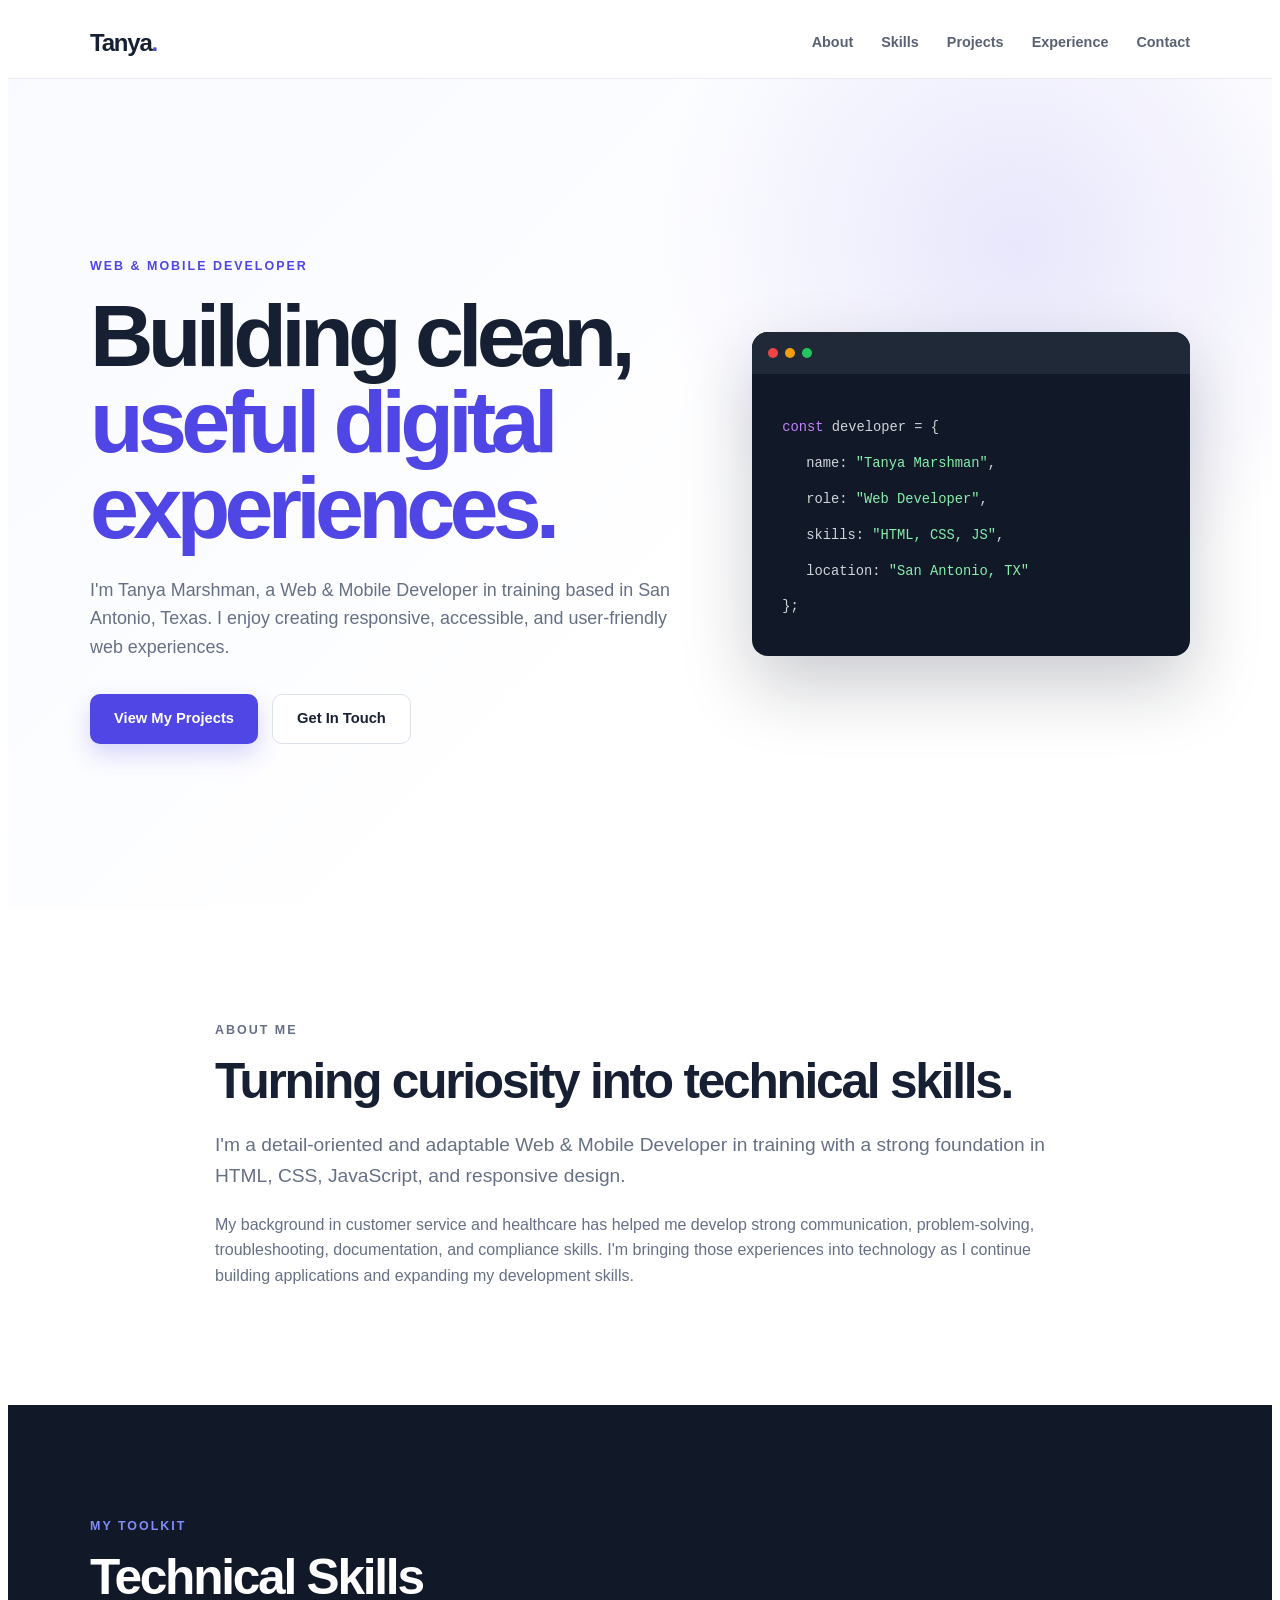
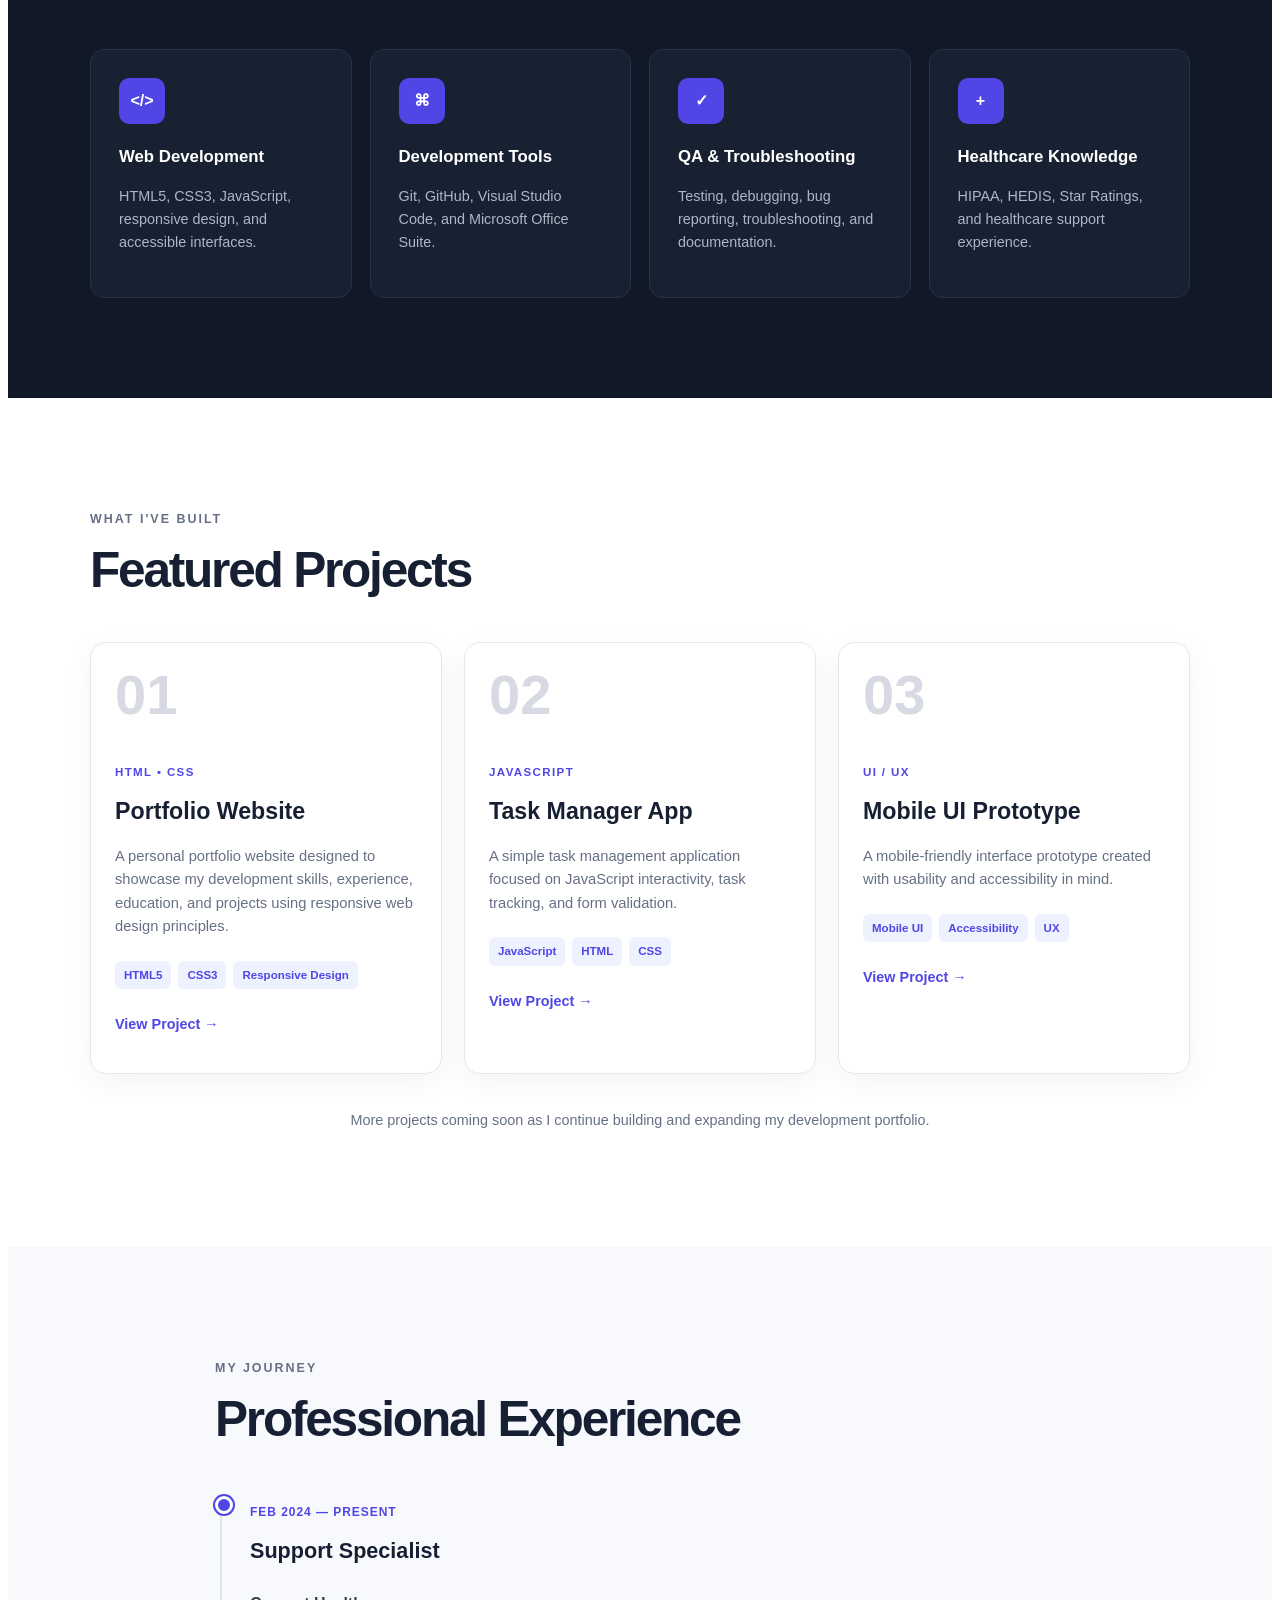
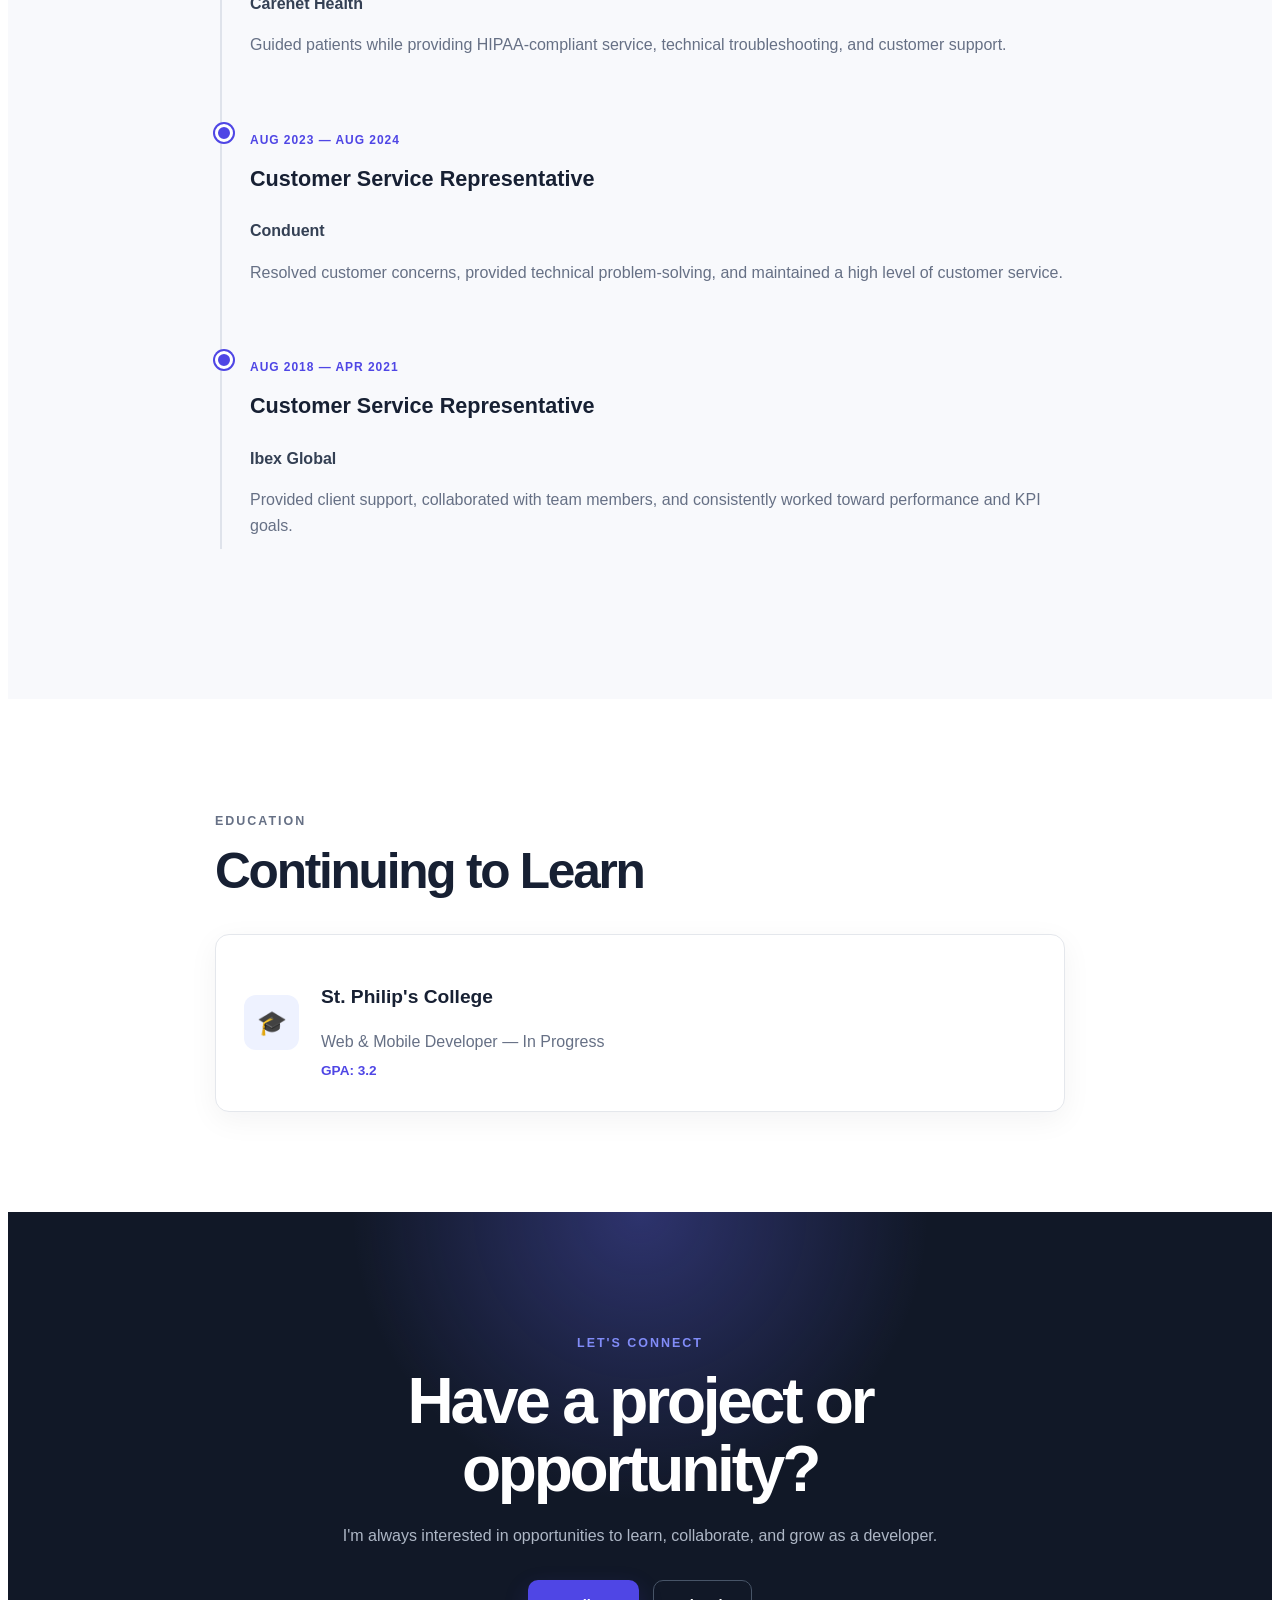
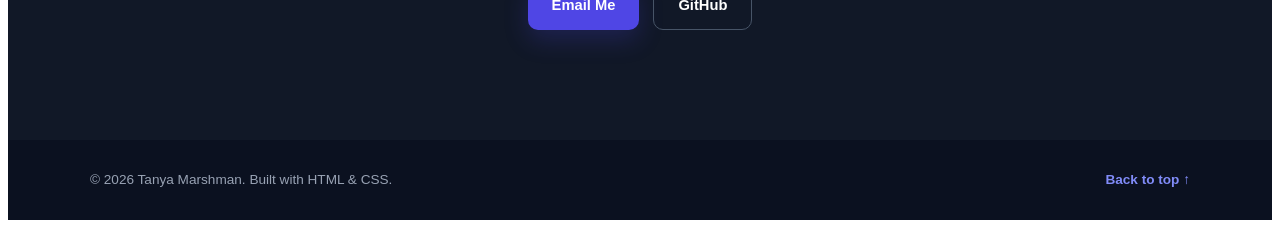
<file: index.html>
<!DOCTYPE html>
<html lang="en">
<head>
     <meta charset="UTF-8">
    <meta name="viewport" content="width=device-width, initial-scale=1.0">
    <meta name="description" content="Tanya Marshman's developer portfolio featuring web development projects, technical skills, experience, and education.">

<title>Tanya Marshman | Web & Mobile Developer</title>

<link rel="stylesheet" href="style.css">
<nav class="navbar">
    <div class="container nav-container">
        <a href="#home" class="logo">Tanya<span>.</span></a>

        <div class="nav-links">
            <a href="#about">About</a>
            <a href="#skills">Skills</a>
            <a href="#projects">Projects</a>
            <a href="#experience">Experience</a>
            <a href="#contact">Contact</a>
        </div>
    </div>
</nav>

<main>

    <section id="home" class="hero">
        <div class="container hero-content">

            <div class="hero-text">
                <p class="eyebrow">WEB & MOBILE DEVELOPER</p>

                <h1>
                    Building clean,
                    <span>useful digital experiences.</span>
                </h1>

                <p class="hero-description">
                    I'm Tanya Marshman, a Web & Mobile Developer in training
                    based in San Antonio, Texas. I enjoy creating responsive,
                    accessible, and user-friendly web experiences.
                </p>

                <div class="hero-buttons">
                    <a href="#projects" class="btn btn-primary">
                        View My Projects
                    </a>

                    <a href="#contact" class="btn btn-secondary">
                        Get In Touch
                    </a>
                </div>
            </div>

            <div class="hero-card">
                <div class="code-window">

                    <div class="window-header">
                        <span></span>
                        <span></span>
                        <span></span>
                    </div>

                    <div class="code-content">
                        <p><span class="purple">const</span> developer = {</p>

                        <p class="indent">
                            name:
                            <span class="green">"Tanya Marshman"</span>,
                        </p>

                        <p class="indent">
                            role:
                            <span class="green">"Web Developer"</span>,
                        </p>

                        <p class="indent">
                            skills:
                            <span class="green">"HTML, CSS, JS"</span>,
                        </p>

                        <p class="indent">
                            location:
                            <span class="green">"San Antonio, TX"</span>
                        </p>

                        <p>};</p>
                    </div>

                </div>
            </div>

        </div>
    </section>


    <section id="about" class="section">
        <div class="container narrow">

            <p class="section-label">ABOUT ME</p>

            <h2>Turning curiosity into technical skills.</h2>

            <p class="section-intro">
                I'm a detail-oriented and adaptable Web & Mobile Developer
                in training with a strong foundation in HTML, CSS,
                JavaScript, and responsive design.
            </p>

            <p>
                My background in customer service and healthcare has helped
                me develop strong communication, problem-solving,
                troubleshooting, documentation, and compliance skills.
                I'm bringing those experiences into technology as I continue
                building applications and expanding my development skills.
            </p>

        </div>
    </section>


    <section id="skills" class="section section-dark">
        <div class="container">

            <p class="section-label">MY TOOLKIT</p>

            <h2>Technical Skills</h2>

            <div class="skills-grid">

                <div class="skill-card">
                    <div class="skill-icon">&lt;/&gt;</div>

                    <h3>Web Development</h3>

                    <p>
                        HTML5, CSS3, JavaScript, responsive design,
                        and accessible interfaces.
                    </p>
                </div>


                <div class="skill-card">
                    <div class="skill-icon">⌘</div>

                    <h3>Development Tools</h3>

                    <p>
                        Git, GitHub, Visual Studio Code,
                        and Microsoft Office Suite.
                    </p>
                </div>


                <div class="skill-card">
                    <div class="skill-icon">✓</div>

                    <h3>QA & Troubleshooting</h3>

                    <p>
                        Testing, debugging, bug reporting,
                        troubleshooting, and documentation.
                    </p>
                </div>


                <div class="skill-card">
                    <div class="skill-icon">+</div>

                    <h3>Healthcare Knowledge</h3>

                    <p>
                        HIPAA, HEDIS, Star Ratings,
                        and healthcare support experience.
                    </p>
                </div>

            </div>

        </div>
    </section>


    <section id="projects" class="section">
        <div class="container">

            <p class="section-label">WHAT I'VE BUILT</p>

            <h2>Featured Projects</h2>

            <div class="projects-grid">

                <article class="project-card">

                    <div class="project-number">01</div>

                    <div class="project-content">

                        <p class="project-type">
                            HTML • CSS
                        </p>

                        <h3>Portfolio Website</h3>

                        <p>
                            A personal portfolio website designed to
                            showcase my development skills, experience,
                            education, and projects using responsive
                            web design principles.
                        </p>

                        <div class="project-tags">
                            <span>HTML5</span>
                            <span>CSS3</span>
                            <span>Responsive Design</span>
                        </div>

                        <a
                            href="https://github.com/TanyaM5/my-website"
                            target="_blank"
                            rel="noopener noreferrer"
                            class="project-link"
                        >
                            View Project →
                        </a>

                    </div>

                </article>


                <article class="project-card">

                    <div class="project-number">02</div>

                    <div class="project-content">

                        <p class="project-type">
                            JAVASCRIPT
                        </p>

                        <h3>Task Manager App</h3>

                        <p>
                            A simple task management application focused
                            on JavaScript interactivity, task tracking,
                            and form validation.
                        </p>

                        <div class="project-tags">
                            <span>JavaScript</span>
                            <span>HTML</span>
                            <span>CSS</span>
                        </div>

                        <a href="#" class="project-link">
                            View Project →
                        </a>

                    </div>

                </article>


                <article class="project-card">

                    <div class="project-number">03</div>

                    <div class="project-content">

                        <p class="project-type">
                            UI / UX
                        </p>

                        <h3>Mobile UI Prototype</h3>

                        <p>
                            A mobile-friendly interface prototype created
                            with usability and accessibility in mind.
                        </p>

                        <div class="project-tags">
                            <span>Mobile UI</span>
                            <span>Accessibility</span>
                            <span>UX</span>
                        </div>

                        <a href="#" class="project-link">
                            View Project →
                        </a>

                    </div>

                </article>

            </div>

            <p class="project-note">
                More projects coming soon as I continue building and
                expanding my development portfolio.
            </p>

        </div>
    </section>


    <section id="experience" class="section section-light">
        <div class="container narrow">

            <p class="section-label">MY JOURNEY</p>

            <h2>Professional Experience</h2>

            <div class="timeline">

                <div class="timeline-item">

                    <span class="timeline-dot"></span>

                    <div>

                        <p class="timeline-date">
                            FEB 2024 — PRESENT
                        </p>

                        <h3>Support Specialist</h3>

                        <p class="company">
                            Carenet Health
                        </p>

                        <p>
                            Guided patients while providing HIPAA-compliant
                            service, technical troubleshooting, and
                            customer support.
                        </p>

                    </div>

                </div>


                <div class="timeline-item">

                    <span class="timeline-dot"></span>

                    <div>

                        <p class="timeline-date">
                            AUG 2023 — AUG 2024
                        </p>

                        <h3>Customer Service Representative</h3>

                        <p class="company">
                            Conduent
                        </p>

                        <p>
                            Resolved customer concerns, provided technical
                            problem-solving, and maintained a high level
                            of customer service.
                        </p>

                    </div>

                </div>


                <div class="timeline-item">

                    <span class="timeline-dot"></span>

                    <div>

                        <p class="timeline-date">
                            AUG 2018 — APR 2021
                        </p>

                        <h3>Customer Service Representative</h3>

                        <p class="company">
                            Ibex Global
                        </p>

                        <p>
                            Provided client support, collaborated with
                            team members, and consistently worked toward
                            performance and KPI goals.
                        </p>

                    </div>

                </div>

            </div>

        </div>
    </section>


    <section class="section">

        <div class="container narrow">

            <p class="section-label">
                EDUCATION
            </p>

            <h2>Continuing to Learn</h2>

            <div class="education-card">

                <div class="education-icon">
                    🎓
                </div>

                <div>

                    <h3>
                        St. Philip's College
                    </h3>

                    <p>
                        Web & Mobile Developer — In Progress
                    </p>

                    <span>
                        GPA: 3.2
                    </span>

                </div>

            </div>

        </div>

    </section>


    <section id="contact" class="contact-section">

        <div class="container contact-content">

            <p class="section-label">
                LET'S CONNECT
            </p>

            <h2>
                Have a project or opportunity?
            </h2>

            <p>
                I'm always interested in opportunities to learn,
                collaborate, and grow as a developer.
            </p>

            <div class="contact-buttons">

                <a
                    href="mailto:tanyamarshman.dev@gmail.com"
                    class="btn btn-primary"
                >
                    Email Me
                </a>

                <a
                    href="https://github.com/TanyaM5"
                    target="_blank"
                    rel="noopener noreferrer"
                    class="btn btn-secondary"
                >
                    GitHub
                </a>

            </div>

        </div>

    </section>

</main>


<footer>

    <div class="container footer-content">

        <p>
            © 2026 Tanya Marshman. Built with HTML & CSS.
        </p>

        <a href="#home">
            Back to top ↑
        </a>

    </div>
</body>
</html>


</footer>
</file>
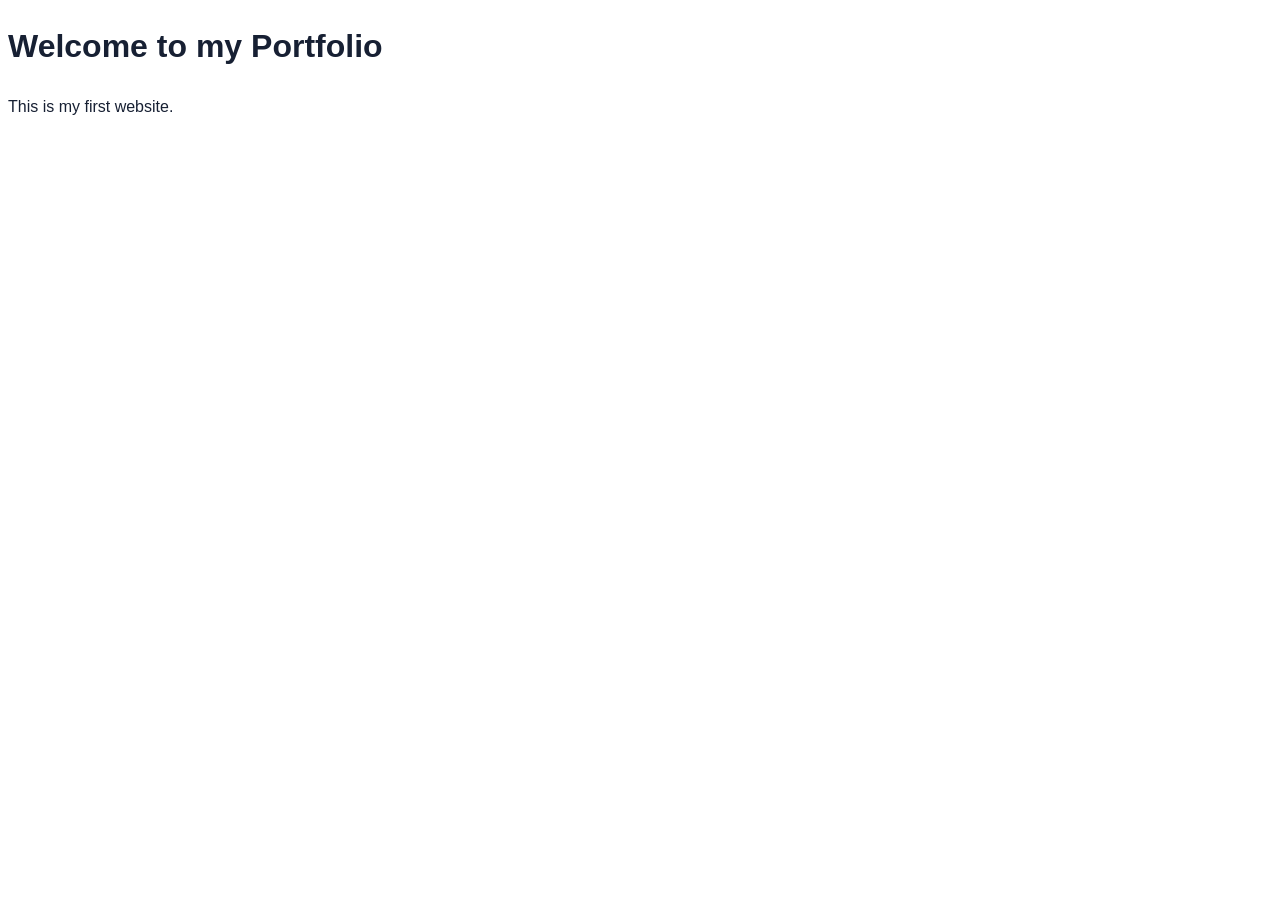
<file: Untitled-1.html>
<!DOCTYPE html>
<html>
<head>
    <title>My Portfolio</title>
    <link rel="stylesheet" href="style.css">
</head>
<body>
    <h1>Welcome to my Portfolio</h1>
    <p>This is my first website.</p>
</body>
</html>
</file>
<file: style.css>
/* =========================================
RESET & BASE
========================================= */
{
margin: 0;
padding: 0;
box-sizing: border-box;
}
html {
scroll-behavior: smooth;
}
body {
font-family:
Inter,
-apple-system,
BlinkMacSystemFont,
"Segoe UI",
sans-serif;

line-height: 1.6;
color: #172033;
background: #ffffff;

}
a {
color: inherit;
text-decoration: none;
}

img {
max-width: 100%;
display: block;
}

.container {
width: min(1100px, 90%);
margin: 0 auto;
}

.narrow {
max-width: 850px;
}

.section {
padding: 100px 0;
}

/* =========================================
NAVIGATION
========================================= */

.navbar {
position: sticky;
top: 0;
z-index: 1000;

background: rgba(255, 255, 255, 0.94);
backdrop-filter: blur(12px);

border-bottom: 1px solid #e8ebf0;

}
.nav-container {
min-height: 70px;

display: flex;
align-items: center;
justify-content: space-between;

}
.logo {
font-size: 1.5rem;
font-weight: 800;
letter-spacing: -0.05em;
}

.logo span {
color: #4f46e5;
}

.nav-links {
display: flex;
gap: 28px;
}

.nav-links a {
color: #596273;
font-size: 0.9rem;
font-weight: 600;

transition: color 0.2s ease;

}
.nav-links a:hover {
color: #4f46e5;
}

/* =========================================
HERO
========================================= */

.hero {
min-height: calc(100vh - 70px);

display: flex;
align-items: center;

background:
    radial-gradient(
        circle at 80% 20%,
        rgba(79, 70, 229, 0.13),
        transparent 30%
    ),
    linear-gradient(135deg, #f8faff 0%, #ffffff 60%);

}
.hero-content {
display: grid;
grid-template-columns: 1.15fr 0.85fr;
gap: 70px;
align-items: center;

padding: 80px 0;

}
.eyebrow,
.section-label {
color: #4f46e5;
font-size: 0.78rem;
font-weight: 800;
letter-spacing: 0.16em;
}

.hero h1 {
margin: 16px 0 24px;

font-size: clamp(3rem, 7vw, 5.5rem);
line-height: 0.98;
letter-spacing: -0.065em;

}
.hero h1 span {
display: block;
color: #4f46e5;
}

.hero-description {
max-width: 650px;

color: #667085;
font-size: 1.12rem;

}
.hero-buttons {
display: flex;
flex-wrap: wrap;
gap: 14px;

margin-top: 32px;

}
/* =========================================
BUTTONS
========================================= */

.btn {
display: inline-flex;
align-items: center;
justify-content: center;

min-height: 48px;
padding: 0 24px;

border-radius: 10px;

font-weight: 700;
font-size: 0.92rem;

transition:
    transform 0.2s ease,
    box-shadow 0.2s ease,
    background 0.2s ease;

}
.btn:hover {
transform: translateY(-2px);
}

.btn-primary {
color: #ffffff;
background: #4f46e5;

box-shadow:
    0 10px 25px rgba(79, 70, 229, 0.22);

}
.btn-primary:hover {
background: #4338ca;
}

.btn-secondary {
color: #172033;
background: #ffffff;

border: 1px solid #dce1ea;

}
.btn-secondary:hover {
border-color: #4f46e5;
color: #4f46e5;
}

/* =========================================
CODE CARD
========================================= */

.hero-card {
display: flex;
justify-content: center;
}

.code-window {
width: 100%;
max-width: 460px;

overflow: hidden;

border-radius: 16px;

background: #111827;

box-shadow:
    0 30px 70px rgba(17, 24, 39, 0.22);

}
.window-header {
height: 42px;

display: flex;
align-items: center;
gap: 7px;

padding: 0 16px;

background: #1f2937;

}
.window-header span {
width: 10px;
height: 10px;

border-radius: 50%;

background: #6b7280;

}
.window-header span:nth-child(1) {
background: #ef4444;
}

.window-header span:nth-child(2) {
background: #f59e0b;
}

.window-header span:nth-child(3) {
background: #22c55e;
}

.code-content {
padding: 30px;

color: #d1d5db;

font-family:
    "SFMono-Regular",
    Consolas,
    "Liberation Mono",
    monospace;

font-size: 0.86rem;

}
.code-content p {
margin-bottom: 8px;
}

.indent {
padding-left: 24px;
}

.purple {
color: #c084fc;
}

.green {
color: #86efac;
}

/* =========================================
SECTION HEADINGS
========================================= */

.section h2 {
margin: 10px 0 22px;

font-size: clamp(2rem, 4vw, 3.1rem);
line-height: 1.1;
letter-spacing: -0.045em;

}
.section-intro {
margin-bottom: 20px;

font-size: 1.2rem;
color: #475467;

}
.section p {
color: #667085;
}

/* =========================================
DARK SKILLS SECTION
========================================= */

.section-dark {
color: #ffffff;
background: #111827;
}

.section-dark p {
color: #aeb7c6;
}

.section-dark .section-label {
color: #818cf8;
}

.section-dark h2 {
color: #ffffff;
}

.skills-grid {
display: grid;
grid-template-columns: repeat(4, 1fr);
gap: 18px;

margin-top: 45px;

}
.skill-card {
padding: 28px;

border: 1px solid #293244;
border-radius: 14px;

background: #182132;

transition:
    transform 0.2s ease,
    border-color 0.2s ease;

}
.skill-card:hover {
transform: translateY(-5px);
border-color: #6366f1;
}

.skill-icon {
width: 46px;
height: 46px;

display: grid;
place-items: center;

margin-bottom: 20px;

border-radius: 10px;

color: #ffffff;
background: #4f46e5;

font-weight: 800;

}
.skill-card h3 {
margin-bottom: 10px;

color: #ffffff;
font-size: 1.05rem;

}
.skill-card p {
font-size: 0.9rem;
}

/* =========================================
PROJECTS
========================================= */

.projects-grid {
display: grid;
grid-template-columns: repeat(3, 1fr);
gap: 22px;

margin-top: 45px;

}
.project-card {
position: relative;

overflow: hidden;

min-height: 430px;

border: 1px solid #e4e7ec;
border-radius: 16px;

background: #ffffff;

box-shadow: 0 8px 30px rgba(16, 24, 40, 0.05);

transition:
    transform 0.2s ease,
    box-shadow 0.2s ease;

}
.project-card:hover {
transform: translateY(-6px);

box-shadow:
    0 20px 45px rgba(16, 24, 40, 0.1);

}
.project-number {
padding: 24px 24px 0;

color: #d7d9e3;

font-size: 3.5rem;
font-weight: 900;
line-height: 1;

}
.project-content {
padding: 28px 24px;
}

.project-type {
color: #4f46e5 !important;

font-size: 0.72rem !important;
font-weight: 800;

letter-spacing: 0.12em;

}
.project-content h3 {
margin: 8px 0 12px;

font-size: 1.45rem;

}
.project-content p {
font-size: 0.92rem;
}

.project-tags {
display: flex;
flex-wrap: wrap;
gap: 7px;

margin-top: 22px;

}
.project-tags span {
padding: 5px 9px;

border-radius: 6px;

color: #4f46e5;

background: #eef2ff;

font-size: 0.72rem;
font-weight: 700;

}
.project-link {
display: inline-block;

margin-top: 24px;

color: #4f46e5;

font-size: 0.9rem;
font-weight: 800;

}
.project-note {
margin-top: 35px;

text-align: center;
font-size: 0.9rem;

}
/* =========================================
EXPERIENCE
========================================= */

.section-light {
background: #f8f9fc;
}

.timeline {
position: relative;

margin-top: 45px;
padding-left: 35px;

}
.timeline::before {
content: "";

position: absolute;
left: 5px;
top: 5px;
bottom: 5px;

width: 2px;

background: #dfe3eb;

}
.timeline-item {
position: relative;

display: grid;
grid-template-columns: 1fr;

margin-bottom: 45px;

}
.timeline-dot {
position: absolute;

left: -35px;
top: 5px;

width: 12px;
height: 12px;

border: 3px solid #ffffff;
border-radius: 50%;

background: #4f46e5;

box-shadow: 0 0 0 2px #4f46e5;

}
.timeline-date {
color: #4f46e5 !important;

font-size: 0.75rem !important;
font-weight: 800;

letter-spacing: 0.08em;

}
.timeline-item h3 {
margin-top: 5px;

font-size: 1.35rem;

}
.company {
margin-bottom: 8px;

color: #344054 !important;

font-weight: 700;

}
/* =========================================
EDUCATION
========================================= */

.education-card {
display: flex;
align-items: center;
gap: 22px;

margin-top: 35px;
padding: 28px;

border: 1px solid #e4e7ec;
border-radius: 14px;

background: #ffffff;

box-shadow: 0 8px 30px rgba(16, 24, 40, 0.05);

}
.education-icon {
width: 55px;
height: 55px;

display: grid;
place-items: center;

flex-shrink: 0;

border-radius: 12px;

background: #eef2ff;

font-size: 1.5rem;

}
.education-card h3 {
margin-bottom: 3px;

font-size: 1.2rem;

}
.education-card p {
margin-bottom: 3px;
}

.education-card span {
color: #4f46e5;

font-size: 0.85rem;
font-weight: 700;

}
/* =========================================
CONTACT
========================================= */

.contact-section {
padding: 110px 0;

color: #ffffff;

background:
    radial-gradient(
        circle at 50% 0%,
        rgba(99, 102, 241, 0.35),
        transparent 35%
    ),
    #111827;

}
.contact-content {
max-width: 750px;

text-align: center;

}
.contact-section .section-label {
color: #818cf8;
}

.contact-section h2 {
margin: 14px 0 20px;

font-size: clamp(2.3rem, 5vw, 4rem);
line-height: 1.05;
letter-spacing: -0.05em;

}
.contact-section p:not(.section-label) {
color: #aeb7c6;
}

.contact-buttons {
display: flex;
justify-content: center;
flex-wrap: wrap;
gap: 14px;

margin-top: 32px;

}
.contact-section .btn-secondary {
color: #ffffff;
background: transparent;
border-color: #475467;
}

.contact-section .btn-secondary:hover {
border-color: #818cf8;
color: #ffffff;
}

/* =========================================
FOOTER
========================================= */

footer {
color: #98a2b3;
background: #0b1120;
}

.footer-content {
min-height: 80px;

display: flex;
align-items: center;
justify-content: space-between;
gap: 20px;

font-size: 0.85rem;

}
.footer-content a {
color: #818cf8;

font-weight: 700;

}
.footer-content a:hover {
color: #a5b4fc;
}

/* =========================================
RESPONSIVE DESIGN
========================================= */

@media (max-width: 900px) {

.hero-content {
    grid-template-columns: 1fr;
    gap: 50px;
}

.hero {
    min-height: auto;
}

.hero-card {
    justify-content: flex-start;
}

.skills-grid {
    grid-template-columns: repeat(2, 1fr);
}

.projects-grid {
    grid-template-columns: 1fr;
}

.project-card {
    min-height: auto;
}

}
@media (max-width: 650px) {

.section {
    padding: 75px 0;
}

.nav-container {
    min-height: 60px;
}

.nav-links {
    display: none;
}

.hero-content {
    padding: 60px 0;
}

.hero h1 {
    font-size: 3.2rem;
}

.hero-description {
    font-size: 1rem;
}

.hero-buttons,
.contact-buttons {
    flex-direction: column;
}

.btn {
    width: 100%;
}

.skills-grid {
    grid-template-columns: 1fr;
}

.code-content {
    padding: 22px;

    font-size: 0.72rem;
}

.timeline {
    padding-left: 28px;
}

.timeline-dot {
    left: -28px;
}

.education-card {
    align-items: flex-start;
}

.footer-content {
    flex-direction: column;
    justify-content: center;

    padding: 20px 0;

    text-align: center;
}

}
</file>
